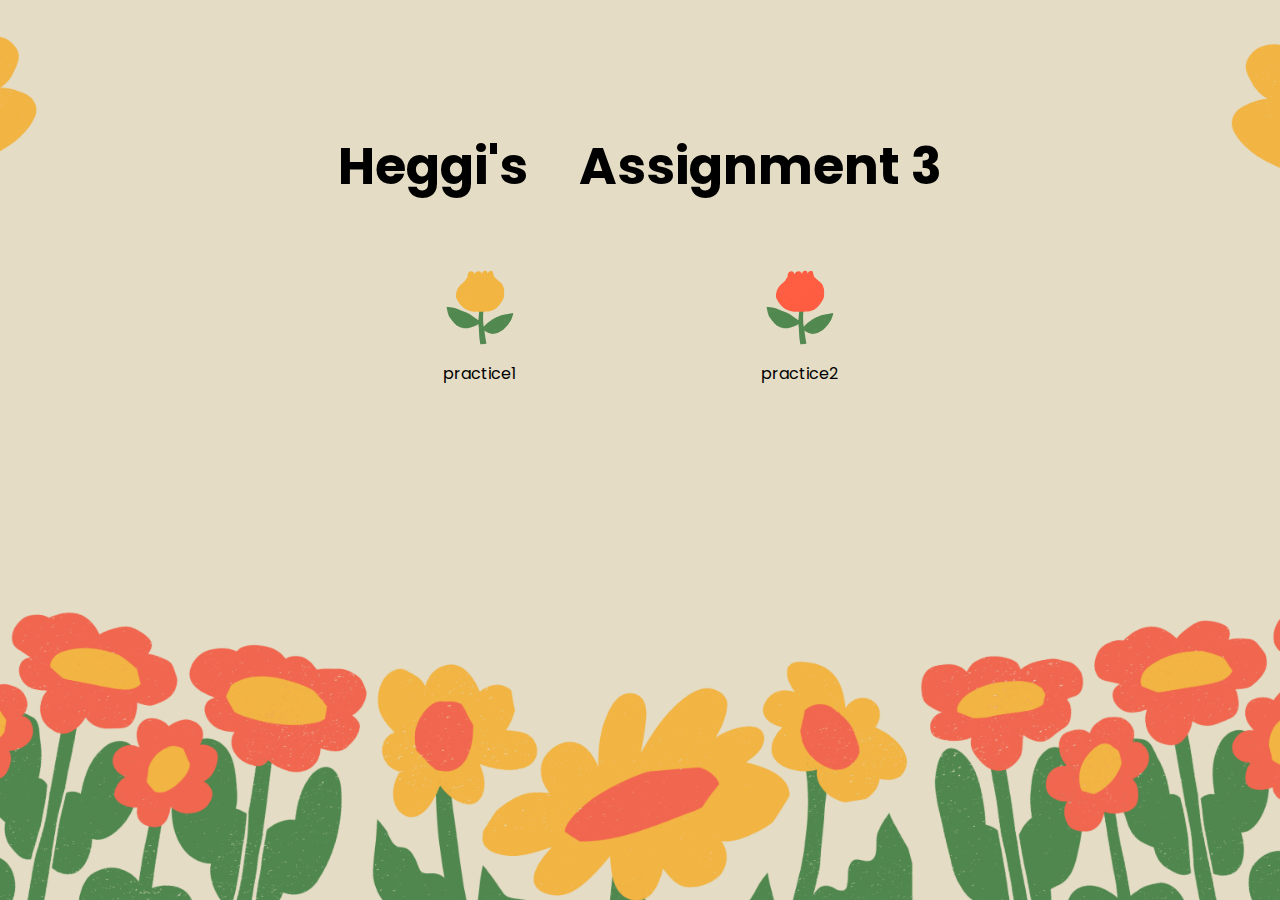
<file: index.html>
<!DOCTYPE html>
<html lang="en">
<head>
    <meta charset="UTF-8">
    <meta http-equiv="X-UA-Compatible" content="IE=edge">
    <meta name="viewport" content="width=device-width, initial-scale=1.0">
    <link rel="stylesheet" href="https://fonts.googleapis.com/css2?family=Poppins:wght@400;500;800&display=swap">
    <title>小龜的作業</title>
    <style>
     html {
    height: 100%;
}

body {
    margin: 0;
    padding: 0;
    height: 100%;
    background-image: url("assignment 3/image/indexBackground.png");
    background-size: cover;
    background-repeat: no-repeat;
    background-position: center;
    display: flex;
    align-items: center;
    flex-direction: column;

}

*{
    font-family: 'Poppins', sans-serif;
}

h1 {
    margin: 10% 0 5% 0;
    font-size: 4vw;
}

.links {
    width: 50%;
    display: flex;
    justify-content: space-around;
    align-items: center;
    text-align: center;
}

.links a:hover{
    color: red;
}


.links a{
    display: flex;
    flex-direction: column;
    text-decoration: none;
    color: black;
    align-items: center;

}

.flower{
    width: 6vw;
    margin-bottom: 20%;
}

.flower:hover {
    width: 6.5vw;
    margin-bottom: 20%;
}

@media screen and (max-width: 920px) and (max-height: 1380px){
    h1{
        margin-top: 25%;
        font-size: 5vw;
        margin-bottom: 10%;
    }
    .flower{
        width: 20vw;
        max-width: 100px;
    }

    .flower:hover {
        width: 21vw;
        max-width: 120px;
    }

    .links{
        justify-content: space-between;
    }

    .links a{
        font-size: 2vw;
    }
}

    </style>
</head>
<body>
    <h1>Heggi's　Assignment 3</h1>
    <div class="links">
        <a href="assignment 3/practice1.html"><img src="assignment 3/image/flower.svg" class="flower">practice1</a>
        <a href="assignment 3/practice2.html"><img src="assignment 3/image/flower2.svg" class="flower">practice2</a>
    </div>
</body>
</html>
</file>
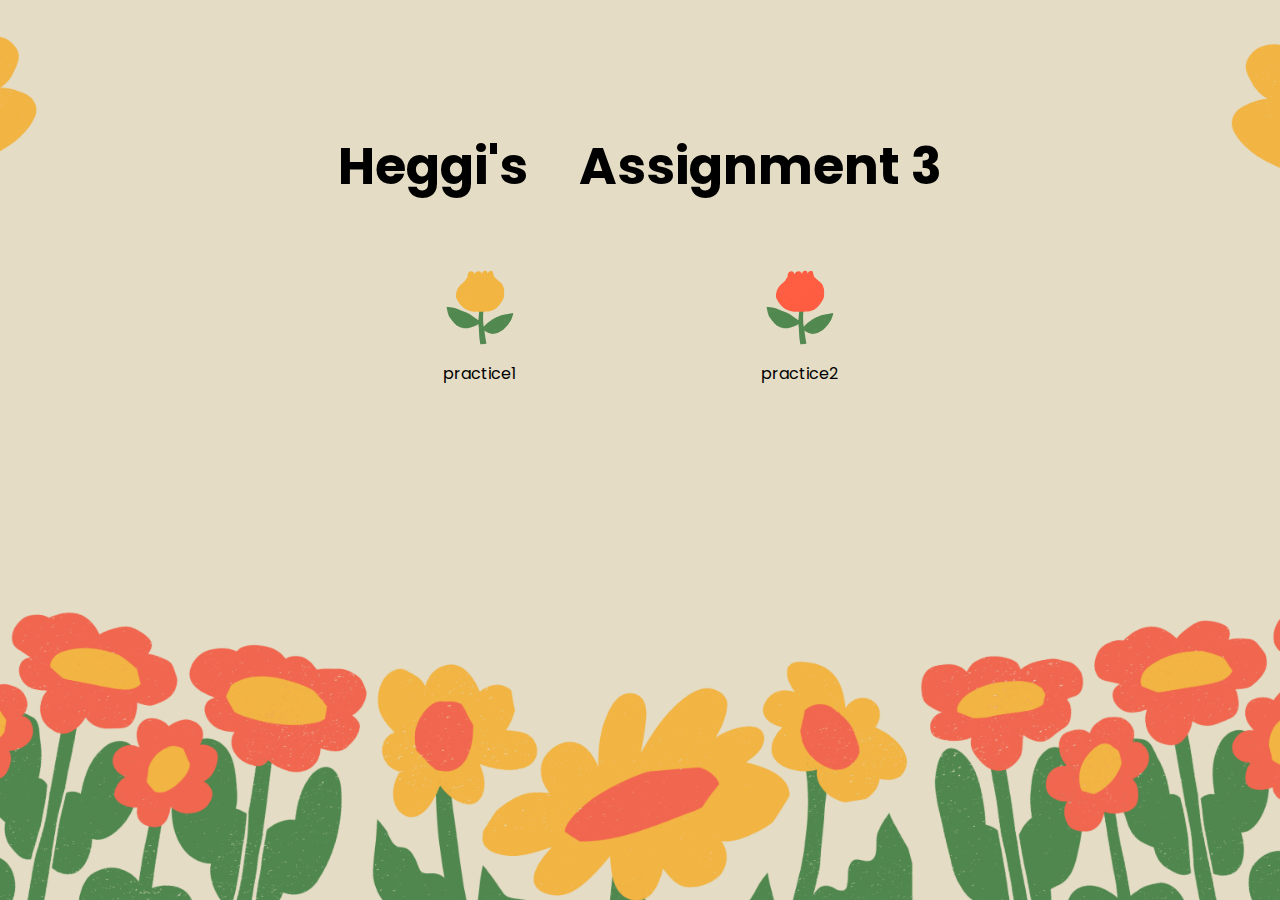
<file: assignment 3/index.html>
<!DOCTYPE html>
<html lang="en">
<head>
    <meta charset="UTF-8">
    <meta http-equiv="X-UA-Compatible" content="IE=edge">
    <meta name="viewport" content="width=device-width, initial-scale=1.0">
    <link rel="stylesheet" href="index.css">
    <link rel="stylesheet" href="https://fonts.googleapis.com/css2?family=Poppins:wght@400;500;800&display=swap">
    <title>index</title>
    <h1>Heggi's　Assignment 3</h1>

    <div class="links">
        <a href="practice1.html"><img src="image/flower.svg" class="flower">practice1</a>
        <a href="practice2.html"><img src="image/flower2.svg" class="flower">practice2</a>
    </div>
</head>
<body>
    
</body>
</html>
</file>
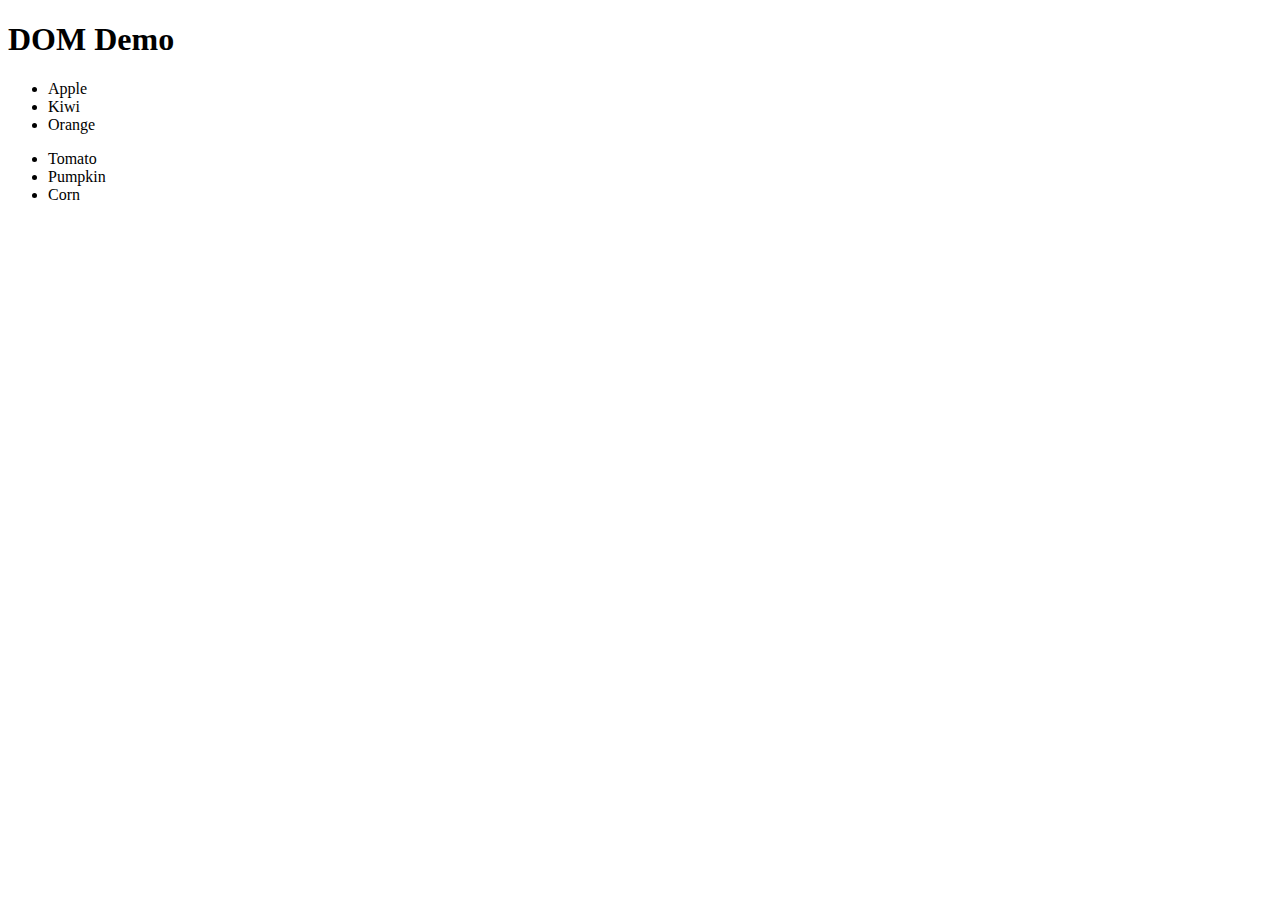
<file: assignment 2/practice3.html>
<!DOCTYPE html>
<html lang="en">
<head>
    <meta charset="UTF-8">
    <meta http-equiv="X-UA-Compatible" content="IE=edge">
    <meta name="viewport" content="width=device-width, initial-scale=1.0">
    <title>Document</title>
</head>
<body>
    <div id="container">
        <h1 class="myTitle">DOM Demo</h1>
        <ul id="list">
            <li class="fruit">Apple</li>
            <li class="fruit">Kiwi</li>
            <li class="fruit">Orange</li>
        </ul>
        <ul id="list2">
            <li class="vegetable">Tomato</li>
            <li class="vegetable">Pumpkin</li>
            <li class="vegetable">Corn</li>
        </ul>

    </div>
    <script src="practice3.js"></script>
</body>
</html>
</file>
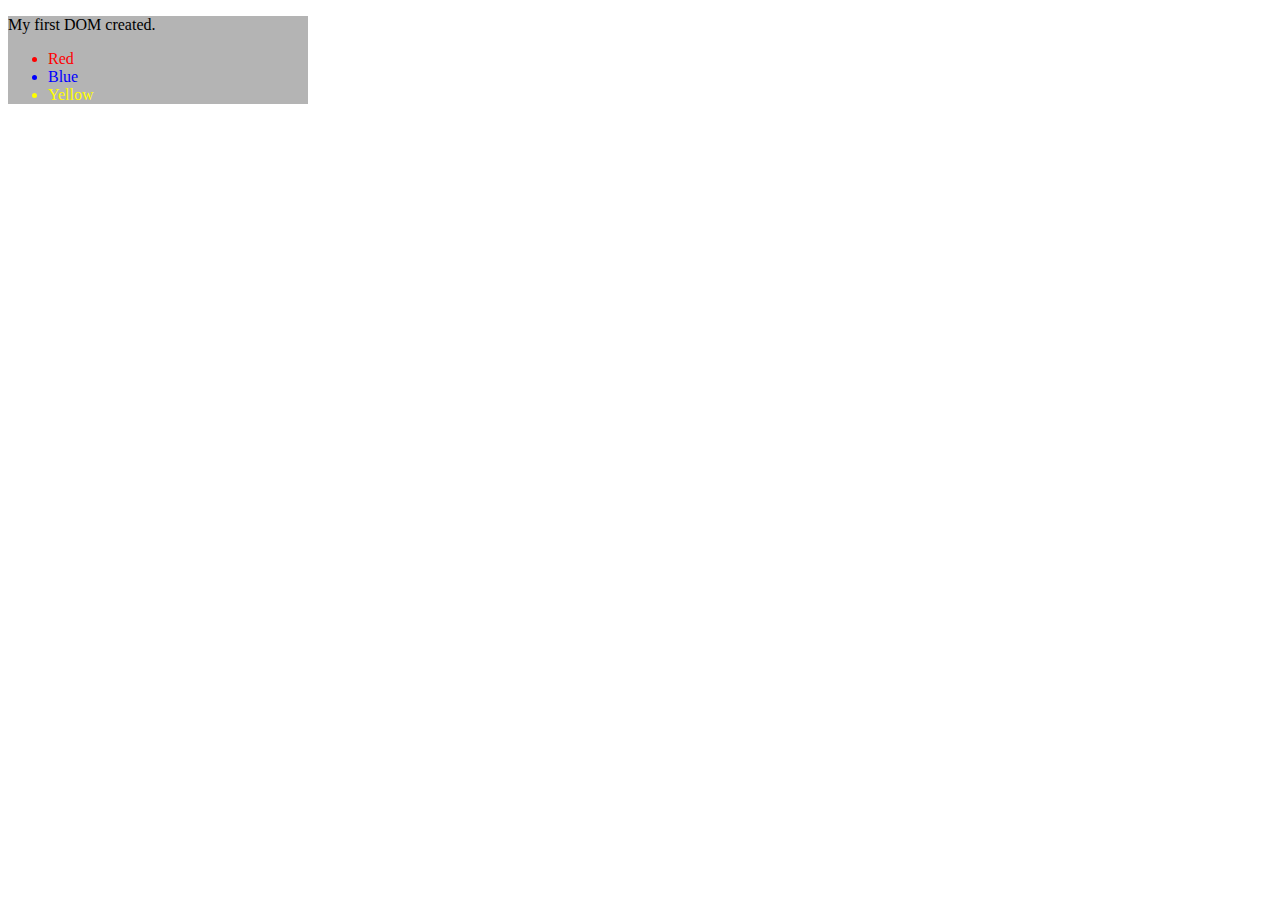
<file: assignment 2/practice4.html>
<!DOCTYPE html>
<html lang="en">
<head>
    <meta charset="UTF-8">
    <meta http-equiv="X-UA-Compatible" content="IE=edge">
    <meta name="viewport" content="width=device-width, initial-scale=1.0">
    <title>Document</title>
</head>
<body>
    <div class="container" style="background-color: rgb(180, 180, 180); width: 300px;">
        <p>My first DOM created.</p>
        <ul class="colorList"></ul>
    </div>

    


    <script src="practice4.js"></script>
</body>
</html>
</file>
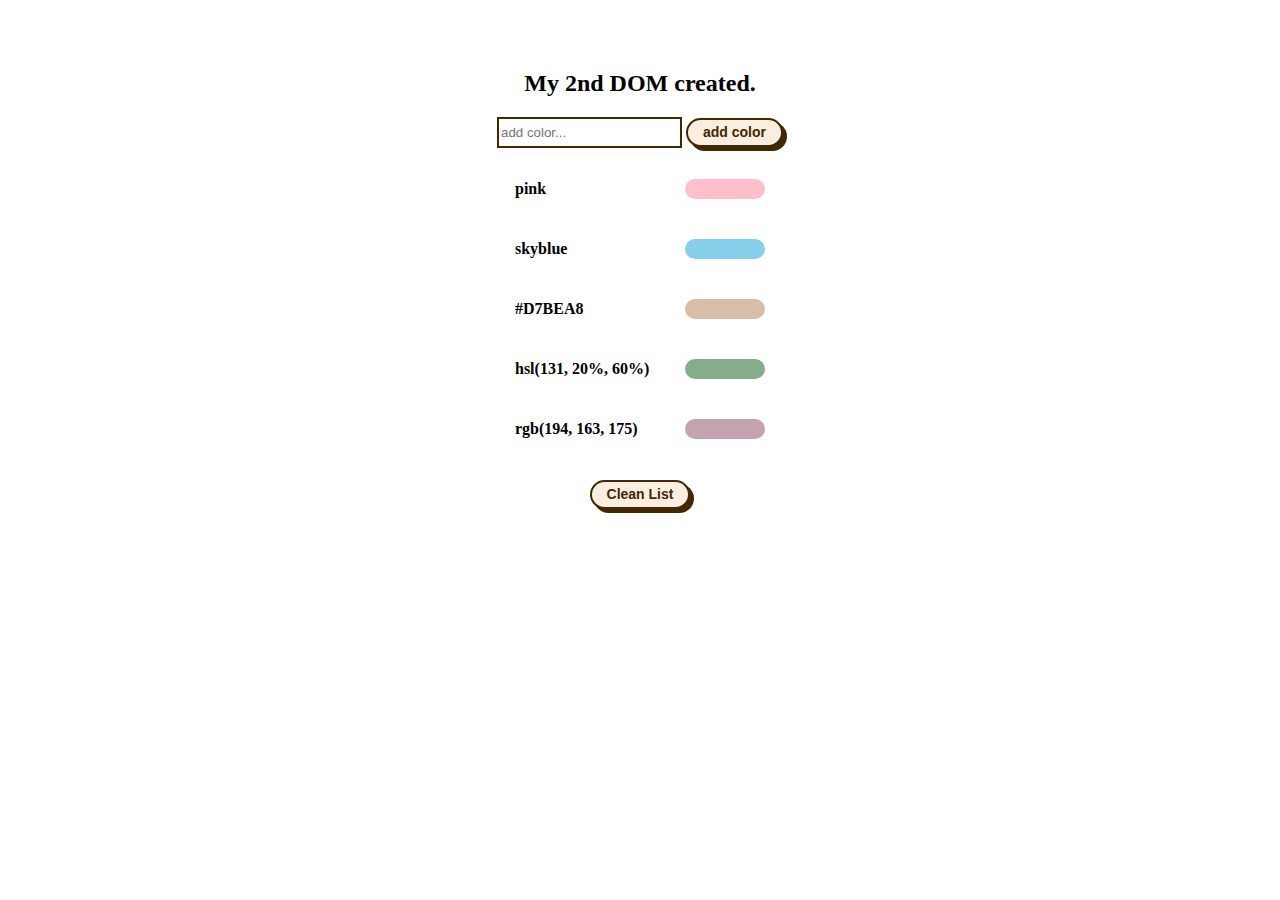
<file: assignment 2/practice5.html>
<!DOCTYPE html>
<html lang="en">
<head>
    <meta charset="UTF-8">
    <meta http-equiv="X-UA-Compatible" content="IE=edge">
    <meta name="viewport" content="width=device-width, initial-scale=1.0">
    <link rel="stylesheet" href="practice5.css">
    <title>Document</title>
</head>
<body>
    <div class="container">
        <h2>My 2nd DOM created.</h2>
        <form id="addColor">
            <input type="text" id="txt" placeholder="add color..." required />
            <button type="submit" id="btn">add color</button>
        </form>
        <ul class="colorList">
        </ul>
        <button type="button" id="clean">Clean List</button>
    </div>
    <script src="practice5.js"></script>
</body>
</html>
</file>
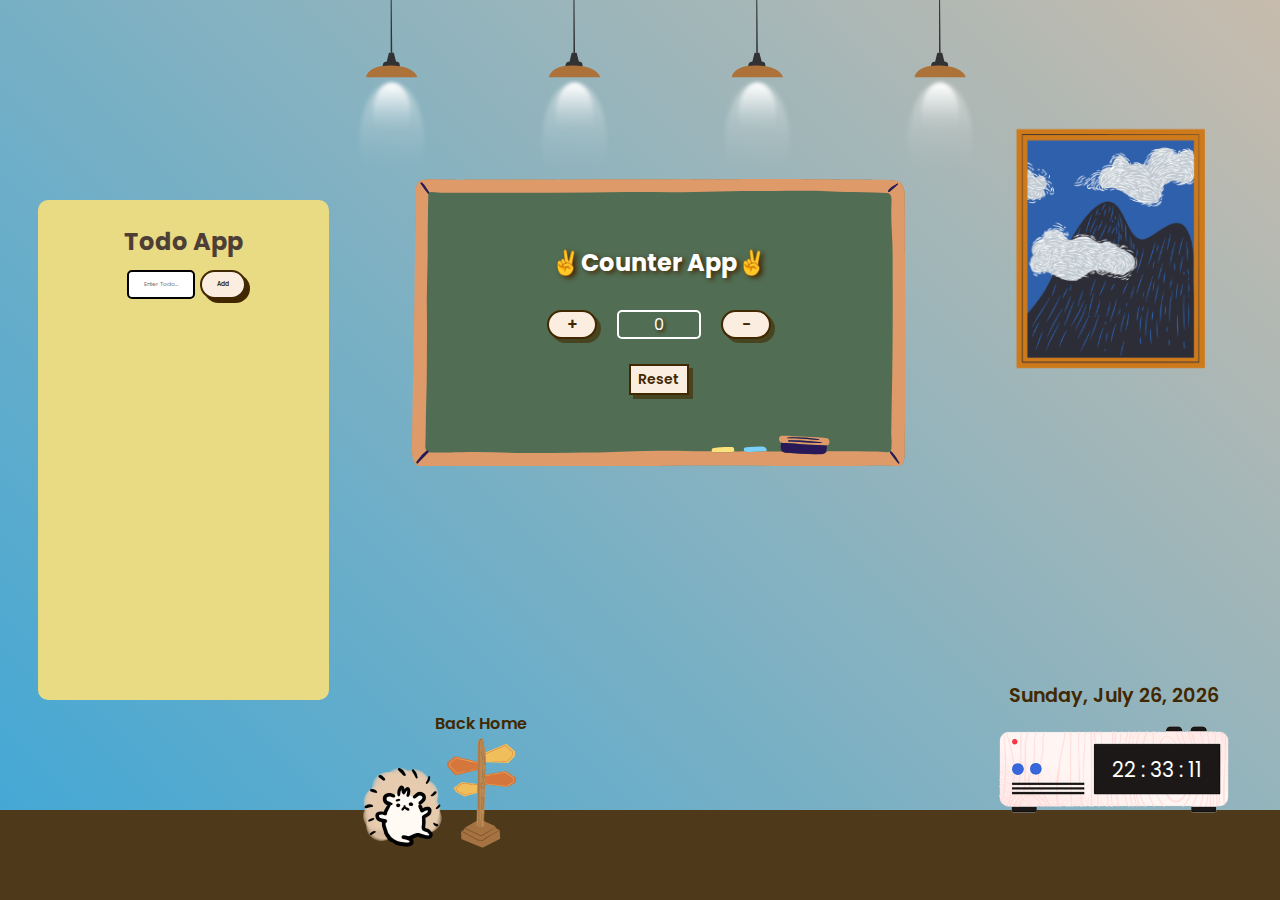
<file: assignment 3/practice1.html>
<!DOCTYPE html>
<html lang="en">
<head>
    <meta charset="UTF-8">
    <meta http-equiv="X-UA-Compatible" content="IE=edge">
    <meta name="viewport" content="width=device-width, initial-scale=1.0">
    <link rel="stylesheet" href="practice1.css">
    <link rel="stylesheet" href="https://fonts.googleapis.com/css2?family=Poppins:wght@400;500;800&display=swap">
    <title>Counter & TodoList</title>
</head>
<body>
    <a href="index.html" class="home">Back Home<img src="image/deco.svg" class="deco" alt=""></a>
    <img src="image/light.svg" class="light">
    <img src="image/heggi.png" class='heggi' alt="">
    <img src="image/draw.svg" class='draw' alt="">

    <div class="counterApp">
        <h2>✌Counter App✌</h2>
        <div class="main">
            <button type="button" class="btn">+</button>
            <p class="counter">0</p>
            <button type="button" class="btn">-</button>
        </div>
        <button type="button" class="reset">Reset</button>
    </div>

    <div class="todoList">
        <h2>Todo App</h2>
        <form class="form">
            <input type="text" class="txt" placeholder="Enter Todo..." required>
            <button type="submit" class="btn addTodoBtn">Add</button>
        </form>
        <div class="list">
            <ul class="ul">
            </ul>
        </div>
    </div>
    </div>

    <div class="clock">
        <p class="date">
        </p>
        <div class="time">
            <span id="hours">00</span>
            <span>:</span>
            <span id="minutes">00</span>
            <span>:</span>
            <span id="seconds">00</span>
            <br>
        </div>
    </div>

    <div class="table"></div>


    <script src="practice1.js"></script>
</body>
</html>
</file>
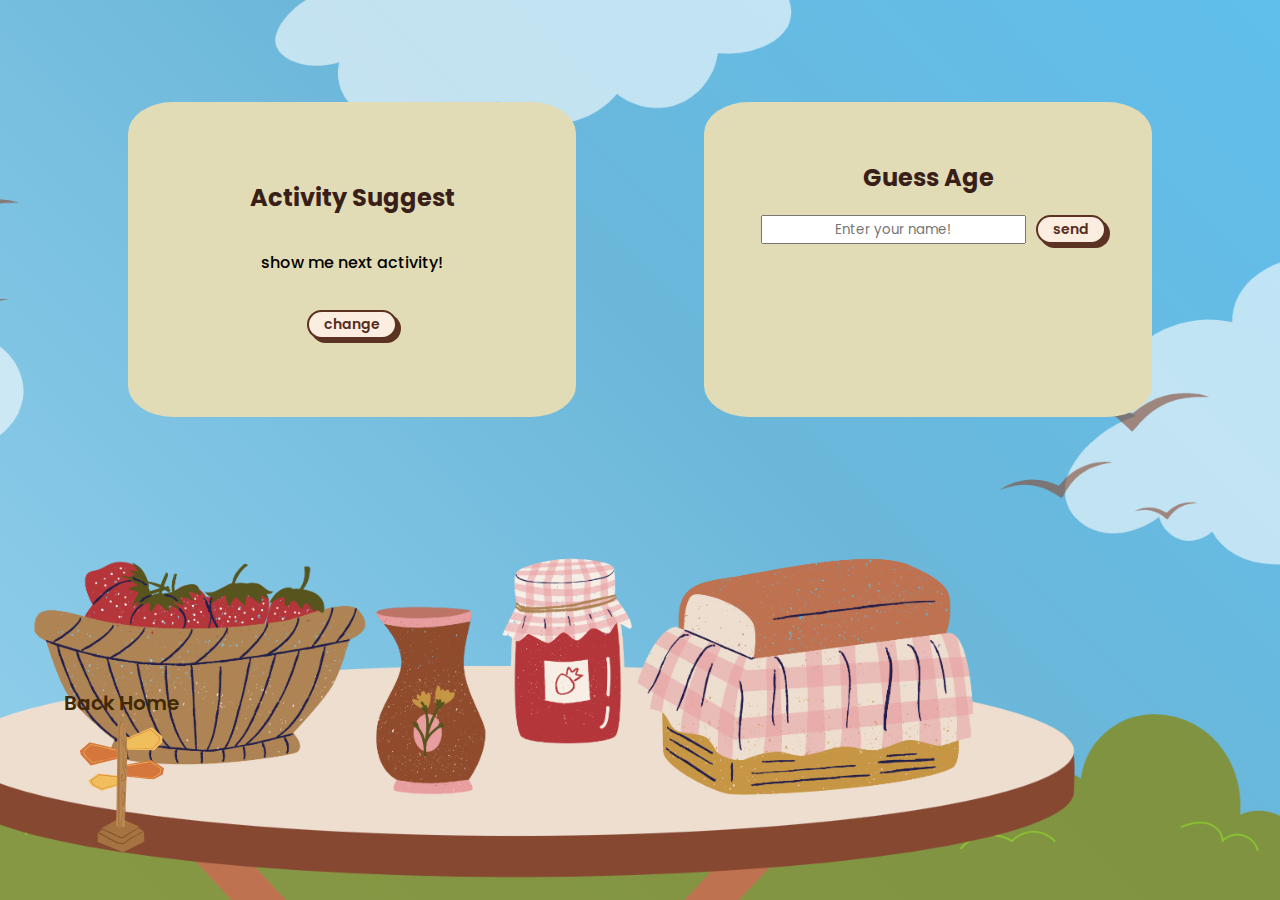
<file: assignment 3/practice2.html>
<!DOCTYPE html>
<html lang="en">
<head>
    <meta charset="UTF-8">
    <meta http-equiv="X-UA-Compatible" content="IE=edge">
    <meta name="viewport" content="width=device-width, initial-scale=1.0">
    <link rel="stylesheet" href="practice2.css">
    <link rel="stylesheet" href="https://fonts.googleapis.com/css2?family=Poppins:wght@400;500;800&display=swap">
    <title>Document</title>
</head>
<body>
    <div class="background">
        <a href="index.html" class="home">Back Home<img src="image/deco.svg" class="deco" alt=""></a>
        <div class="activity">
            <h2>Activity Suggest</h2>
            <p class="showActivity">show me next activity!</p>
            <button type="button" class="btn change">change</button>
        </div>

        <div class="guessAge">
            <h2>Guess Age</h2>
            <form>
                <input type="text" placeholder="Enter your name!" class="txt" required>
                <button type="submit" class="btn sendAge">send</button>
            </form>
            <p class="showAge">　</p>
            
        </div>

    </div>
    
    <script src="practice2.js"></script>
</body>
</html>
</file>
<file: assignment 3/index.css>
html {
    height: 100%;
}

body {
    margin: 0;
    padding: 0;
    height: 100%;
    background-image: url("image/indexBackground.png");
    background-size: cover;
    background-repeat: no-repeat;
    background-position: center;
    display: flex;
    align-items: center;
    flex-direction: column;

}

*{
    font-family: 'Poppins', sans-serif;
}

h1 {
    margin: 10% 0 5% 0;
    font-size: 4vw;
}

.links {
    width: 50%;
    display: flex;
    justify-content: space-around;
    align-items: center;
    text-align: center;
}

.links a:hover{
    color: red;
}


.links a{
    display: flex;
    flex-direction: column;
    text-decoration: none;
    color: black;
    align-items: center;

}

.flower{
    width: 6vw;
    margin-bottom: 20%;
}

.flower:hover {
    width: 6.5vw;
    margin-bottom: 20%;
}

@media screen and (max-width: 920px) and (max-height: 1380px){
    h1{
        margin-top: 25%;
        font-size: 5vw;
        margin-bottom: 10%;
    }
    .flower{
        width: 20vw;
        max-width: 100px;
    }

    .flower:hover {
        width: 21vw;
        max-width: 120px;
    }

    .links{
        justify-content: space-between;
    }

    .links a{
        font-size: 2vw;
    }
}
</file>
<file: assignment 2/practice5.css>
body {
    margin-top: 50px;
    display: flex;
    justify-content: center;
}

p{
    font-weight: 600;
}

.container {
    display: flex;
    flex-direction: column;
    align-items: center;

}

ul {
    width: 250px;
    padding: 0px;
}

li {
    display: flex;
    margin-bottom: 10px;
    justify-content: space-between;
    align-items: center;
}

.colorPoint {
    width: 80px;
    height: 20px;
    border-radius: 20px;
    text-align: center;
}

#txt {
    border: 2px solid #422800;
    line-height: 25px;    
}

#btn, #clean{
    background-color: #fbeee0;
    border: 2px solid #422800;
    border-radius: 30px;
    box-shadow: #422800 4px 4px 0 0;
    color: #422800;
    display: inline-block;
    font-weight: 600;
    font-size: 14px;
    padding: 0 15px;
    line-height: 25px;
    text-align: center;
    text-decoration: none;
    user-select: none;
    -webkit-user-select: none;
    touch-action: manipulation;
}

#btn:active , #clean:active {
  box-shadow: #422800 2px 2px 0 0;
  transform: translate(2px, 2px);
}
</file>
<file: assignment 3/practice1.css>
html {
    width: 100%;
    height: 100%;
}

*{
    font-family: 'Poppins', sans-serif;
    
}

body {
    background-image: linear-gradient(45deg, #3fa7d6, #D7BEA8, #dab98b, #91aa7d);
    width: 100%;
    height: 100%;
    background-size: 500%;
    margin: 0;
    padding: 0;
    display: flex;
    align-items: center;
    justify-content: center;
    animation: colorChange 25s infinite alternate;
    position: relative;

}

@keyframes colorChange {
    0% {
        background-position: left;
    }
    100%{
        background-position: right;
    }
}

.light{
    position: absolute;
    top: 0px;
    width: 50vw;
    left: 27%;
}

.home{
    position: absolute;
    bottom: 50px;
    left: 34%;
    font-size: 1em;
    z-index: 1;
    text-decoration: none;
    color: #422800;
    font-weight: 600;
    display: flex;
    flex-direction: column;
    align-items: center;
    text-align: center;
}


.deco{
    width: 6.5vw;
    max-width: 180px;
    z-index: 1;
} 

.deco:hover {
    width: 7vw;
}


.heggi{
    position: absolute;
    width: 7vw;
    max-width: 120px;
    z-index: 1;
    bottom: 50px;
    left: 28%;
}

.heggi:hover{
    transform: rotate(10deg);
}

.counterApp h2{
    color: #FFF;
    text-shadow:#422800 0.1em 0.1em 0.2em;
}

.main{
    
    display: flex;
    flex-direction: row;
    align-items: center;
    margin-top: 10px;
}

.counterApp{
    position: absolute;
    top: 15%;
    width: 40%;
    height: 40%;
    margin-left: 3%;
    z-index: 0;
    display: flex;
    flex-direction: column;
    align-items: center;
    justify-content: center;
    color: #FFF;
    background-image: url("image/blackboard.svg");
    background-position: center;
    background-size: auto;
    background-repeat: no-repeat;
    
}

.todoList{
    padding: 10px 30px;
    margin: 0;
    width: 18%;
    max-width: 260px;
    max-height: 86%;
    min-height: 500px;
    border-radius: 10px;
    display: flex;
    flex-direction: column;
    align-items: center;
    justify-content: flex-start;
    position: absolute;
    left: 3%;
    top: 50%;
    transform: translate(0, -50%);
    background: #E8DB84;
    z-index: 7;
}

.todoList h2{
    margin: 6% 0 5% 0;
    color: #4d3f36;
    z-index: 2;
    
}

.form{
    z-index: 2;
    display: flex;
    flex-direction: row;
}

.list {
    margin-top:5%;
}

.line{
    position: absolute;
    top: 30px;
    max-width: 100%;
}

ul {
    margin: 5% 0 12% 0;
    padding: 0;
    position: relative;
}


li {
    list-style: none;
    display: flex;
    margin-bottom: 6%;
    align-items: center;
    justify-content: space-between;
}


h3 {
    margin-top: 30px;
}


.counter {
    text-align: center;
    width: 80px;
    line-height: 25px;
    margin: 0 20px;
    border: 2px solid #FFF;
    border-radius: 5px;
    text-shadow:#422800 0.1em 0.1em 0.2em;
}

.txt{
    text-align: center;
    width: 60%;
    font-size: 10%;
    margin: 0 5px;
    border: 2px solid #000;
    border-radius: 5px;
}

.btn.addTodoBtn{
    font-size: 10%;

}

.main .btn{
    box-shadow: #42280098 4px 4px 0 0;
    width: 50px;
}

.btn{
    background-color: #fbeee0;
    border: 2px solid #422800;
    border-radius: 30px;
    color: #422800;
    box-shadow: #422800 4px 4px 0 0;
    display: inline-block;
    font-weight: 600;
    font-size: 1em;
    padding: 0 15px;
    line-height: 25px;
    text-align: center;
    text-decoration: none;
    user-select: none;
    -webkit-user-select: none;
    touch-action: manipulation;
}

.btn:active ,.reset:active {
    box-shadow: #422800 2px 2px 0 0;
    transform: translate(2px, 2px);
  }

.delete{
    font-size: 0.5em;
    line-height: 2em;
    box-shadow: #4e3a1b88 1.5px 1.5px 0 0;
    color: #4e3a1b;
    padding: 0 11px;
    font-weight: 600;
}

.reset{
    margin:25px 0px 10px 0px;
    width: 60px;
    background-color: #fbeee0;
    border: 2px solid #422800;
    box-shadow: #42280098 4px 4px 0 0;
    color: #422800;
    font-weight: 600;
    font-size: 14px;
    line-height: 25px;
}



.checkbox input[type="checkbox"] {
    visibility: hidden;
    display: none;
  }

  .checkbox *,
  .checkbox ::after,
  .checkbox ::before {
    box-sizing: border-box;
  }

  .checkbox {
    position: relative;
  }
  .checkbox .check {
    width: 50px;
    height: 50px;
    position: absolute;
    opacity: 0;
  }

  .label {
    display: flex;
    justify-content: space-between;
    font-size: 13px;
    width: 170px;
    position: relative;
  }

  .checkbox .label svg {
    vertical-align: middle;
  }

  .checkbox span{
    position: absolute;
    left: 35px;
    top: 3px;
  }

  .checkbox .path1 {
    stroke-dasharray: 400;
    stroke-dashoffset: 400;
    transition: .5s all;
  }
  .checkbox .check:checked + label svg g path {
    stroke-dashoffset: 0;
  }

.clock{
    margin: 0;
    padding: 0;
    position: absolute;
    right: 3%;
    bottom: 8vh;
    z-index: 9;
    background-image: url('image/DigitalClock.png');
    background-size: contain;
    background-repeat: no-repeat;
    background-position: right;
    width: 20vw;
    height: 15vh;
    display: flex;
    justify-content: flex-end;
    align-items: center;
}

.date{
    position: absolute;
    bottom: 80%;
    right: 9%;
    font-size: 1.5vw;
    font-weight: 600;
    color: #422800;
}

.time{
    color: #FFF;
    font-size: 1.6vw;
    position: absolute;
    right: 8%;
    width: 10vw;
    text-align: center;
}


.table{
    position: absolute;
    width: 100%;
    height: 10vh;
    background: #4e3a1b;
    bottom: 0px;
}

.draw{
    width: 18vw;
    position: absolute;
    top: 8%;
    right: 5%;
}

@media screen and (max-width:1280px){
    .clock{
        bottom: 7%;
    }
    .todoList{
        min-height: 480px;
    }
    .todoList span{
        font-size:1em;
    }


}

@media screen and (max-width: 920px) and (max-height: 1380px) {
    body{
        flex-direction: column;
        background-size: auto;
    }
    .light{
        width: 60%;
        transform: none;
        left: auto;
    }
    .draw{
        display: none;
    }
    h2{
        font-size: 4vw;
    }
    .counterApp{
        width: 70vw;
        height: 25vh;
        top: 8%;

    }

    .todoList{
        width: 60%;
        max-width: 300px;
        left: auto;
        top: 40%;
        transform:none;
    }

    .clock{
        display: none;
    }

    .heggi{
        width: 12vw;
        z-index: 10;
        left: 8%;
        bottom: 6%;
    }

    .home{
        bottom: 7%;
        left: 80%;
        z-index: 8;
    }
    
    .deco{
        width: 10vw;
    }
    .table{
        bottom: 0;
    }

}

@media (max-width:540px) and (max-height:920px){
    body{
        height: auto;
        background:#D7BEA8;
        width: 100%;
        background-size: cover;
    }

    .light{
        width: 80%;
        transform: none;
        left: auto;
        height: 30%;
        position: relative;
    }
    .counterApp{
        position: relative;
        width: 90vw;
        margin-bottom:30px;
        height: 30vh;
    }

    .todoList{
        position: relative;
        margin-bottom: 80px;
        transform:none;
        top: auto;
    }
    
    .table{
        position: relative;
    }
    .home{
        bottom: 5%;
        font-size: 10px;
    }
    .heggi,.deco{
        min-width: 70px;
    }

    .txt, .btn.addTodoBtn{
        font-size: 12px;
    }


}
</file>
<file: assignment 3/practice2.css>
html {
    height: 100%;
}


body {
    background-image: linear-gradient(45deg, #93d0ec,#6bb7da, #5dc1f0, #e2dcb6, #D7BEA8, #dab98b, #daa97c);
    background-size: 500%;
    margin: 0;
    padding: 0;
    display: flex;
    height: 100%;
    align-items: center;
    justify-content: center;
    animation: colorChange 30s infinite alternate;
}

.background{
    background-image:  url("image/practice2-bg.png");
    width: 100%;
    height: 100%;
    background-size: cover;
    background-repeat: no-repeat;
    background-position: 90%;
    display: flex;
    align-items: flex-start;
    justify-content: space-evenly;
    position: relative;
}



@keyframes colorChange {
    0% {
        background-position: left;
    }
    100%{
        background-position: right;
    }
}



*{
    font-family: 'Poppins', sans-serif;
}

form{
    margin: 20px 0;
    display: flex;
    flex-direction: row;
}

.txt{
    text-align: center;
    margin: 0 10px;
    
}

p{
    font-weight: 500;
    max-width: 80%;
    text-align: center;
    min-height: 20%;
    display: flex;
    align-items: center;
}


.home{
    position: absolute;
    bottom: 5%;
    left: 5%;
    font-size: 20px;
    z-index: 1;
    text-decoration: none;
    color: #422800;
    font-weight: 600;
    display: flex;
    flex-direction: column;
    align-items: center;
}


.deco{
    width: 6.5vw;
    min-width: 100px;
    z-index: 1;
} 

.deco:hover {
    width: 7vw;
}

.activity, .guessAge{
    background: #e2dcb6;
    width: 35%;
    max-width: 550px;
    height: 35%;
    border-radius: 10%;
    display: flex;
    flex-direction: column;
    justify-content: center;
    align-items: center;
    margin-top: 8%;
}


h2{
    color: #382018;
    margin: 0;
}

.btn{
    background-color: #fbeee0;
    border: 2px solid #5c3223;
    border-radius: 30px;
    color: #552c1d;
    box-shadow: #5c3223 4px 4px 0 0;
    display: inline-block;
    font-weight: 600;
    font-size: 14px;
    padding: 0 15px;
    line-height: 25px;
    text-align: center;
    text-decoration: none;
    user-select: none;
    -webkit-user-select: none;
    touch-action: manipulation;
}

.btn:active {
    box-shadow: #422800 2px 2px 0 0;
    transform: translate(2px, 2px);
}

@media screen and (max-width: 920px) and (max-height: 1380px){
    .background{
        flex-direction: column;
        align-items: center;
        justify-content: flex-start;
        background-position: 20%;
    }
    
    .activity, .guessAge{
        width: 60%;
        height: 25%;
        min-width: 240px;
        min-height: 150px;
    }

}


@media (max-width:540px) and (max-height:920px){
    h2{
        font-size: 1.2em;
    }

    form{
        margin: 10px 0;
        display: flex;
        justify-content: center;
    }

    .showAge{
        min-height: auto;
    }

    p{
        font-size: 12px;
    }

    .btn{
        font-size: 10px;
        line-height: 20px;
        padding: 0 10px;
        box-shadow: #5c3223 2px 2px 0 0;
    }

    .txt{
        font-size: 10px;
        width: 55%;
    }

    .home{
        font-size: 1em;
        left: 70%;
        text-align: center;
    }
    .deco{
        width: 15vw;
        min-width: auto;
    }

    .background{
        background-position: 80%;
    }


}
</file>
